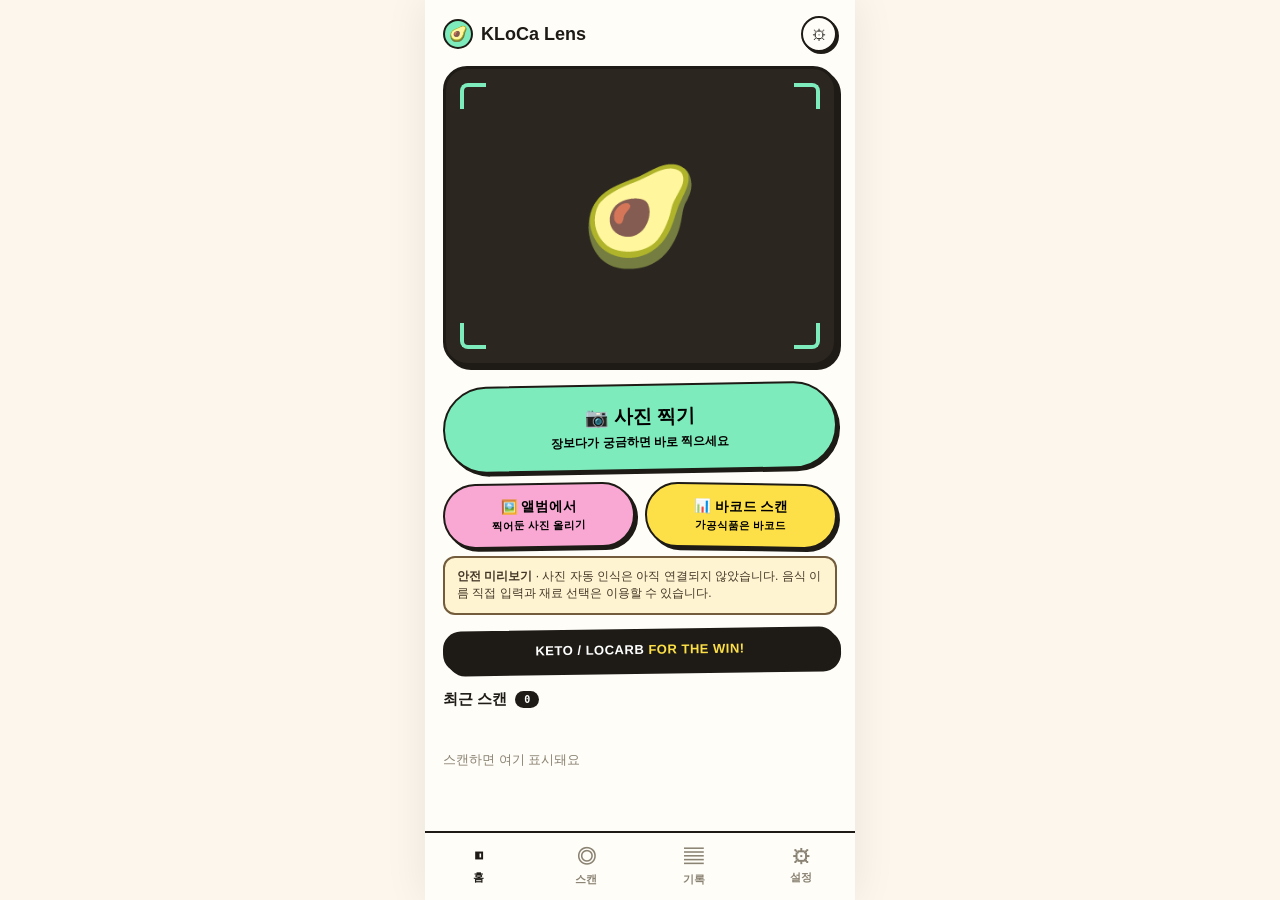
<file: index.html>
<!DOCTYPE html>
<html lang="ko">
<head>
<meta charset="UTF-8">
<meta name="viewport" content="width=device-width, initial-scale=1.0, viewport-fit=cover">
<title>KLoCa Lens v2 · SAFE PREVIEW</title>
<style>
  * { margin:0; padding:0; box-sizing:border-box; -webkit-tap-highlight-color:transparent; }
  :root { --ink:#1e1b16; --canvas:#fdf6ec; --mint:#7debbb; --teal:#14b8a6;
    --lemon:#fde047; --pink:#f9a8d4; --orange:#fb923c; --white:#fffdf8; }
  body { font-family:'Pretendard',-apple-system,'Apple SD Gothic Neo',sans-serif; background:var(--canvas); color:var(--ink); display:flex; justify-content:center; min-height:100vh; }
  .app { width:100%; max-width:430px; min-height:100vh; background:var(--white); position:relative; display:flex; flex-direction:column; box-shadow:0 0 40px rgba(30,27,22,.08); }
  .screen { display:none; flex:1; padding-bottom:20px; }
  .screen.on { display:block; }
  .hd { display:flex; align-items:center; justify-content:space-between; padding:16px 18px 10px; position:sticky; top:0; background:var(--white); z-index:5; }
  .logo { font-weight:900; font-size:18px; display:flex; align-items:center; gap:8px; }
  .logo .av { width:30px; height:30px; border-radius:50%; background:var(--mint); border:2px solid var(--ink); display:flex; align-items:center; justify-content:center; font-size:15px; }
  .iconbtn { width:36px; height:36px; border-radius:50%; background:var(--white); border:2px solid var(--ink); box-shadow:2px 2px 0 var(--ink); display:flex; align-items:center; justify-content:center; font-size:15px; }
  .pill { border:2px solid var(--ink); border-radius:999px; font-weight:800; box-shadow:3px 3px 0 var(--ink); font-family:inherit; }
  .pill:active { transform:translate(2px,2px); box-shadow:1px 1px 0 var(--ink); }
  .card { background:var(--white); border:2px solid var(--ink); border-radius:18px; box-shadow:4px 4px 0 var(--ink); }
  .mono { font-family:ui-monospace,SFMono-Regular,monospace; }
  .sec-h { margin:20px 18px 10px; font-weight:900; font-size:15px; display:flex; align-items:center; gap:8px; }
  .sec-h .tag { font-size:10px; background:var(--ink); color:#fff; border-radius:99px; padding:3px 9px; font-family:ui-monospace,monospace; }
  .tabbar { display:flex; border-top:2px solid var(--ink); background:var(--white); position:sticky; bottom:0; z-index:5; }
  .tabbar button { flex:1; background:none; border:0; padding:11px 0 13px; font-size:11px; font-weight:700; color:#8a8272; font-family:inherit; }
  .tabbar button.on { color:var(--ink); }
  .tabbar .ni { font-size:19px; display:block; margin-bottom:2px; }
  .toast { position:fixed; left:50%; bottom:90px; transform:translateX(-50%) rotate(-1deg); background:var(--ink); color:#fff; font-weight:800; font-size:14px; padding:12px 20px; border-radius:14px; opacity:0; transition:opacity .25s; pointer-events:none; z-index:99; white-space:nowrap; }
  .toast.show { opacity:1; }
  /* scan */
  .finder { margin:4px 18px 0; height:300px; border:3px solid var(--ink); border-radius:24px; background:#2b2620; position:relative; overflow:hidden; box-shadow:4px 4px 0 var(--ink); display:flex; align-items:center; justify-content:center; }
  .finder .big-e { font-size:96px; }
  .finder img.preview { position:absolute; inset:0; width:100%; height:100%; object-fit:cover; }
  .corner { position:absolute; width:26px; height:26px; border:4px solid var(--mint); z-index:2; }
  .c1{top:14px;left:14px;border-right:0;border-bottom:0;border-radius:8px 0 0 0;}
  .c2{top:14px;right:14px;border-left:0;border-bottom:0;border-radius:0 8px 0 0;}
  .c3{bottom:14px;left:14px;border-right:0;border-top:0;border-radius:0 0 0 8px;}
  .c4{bottom:14px;right:14px;border-left:0;border-top:0;border-radius:0 0 8px 0;}
  .bigcta { margin:18px 18px 0; background:var(--mint); padding:18px; font-size:19px; width:calc(100% - 36px); transform:rotate(-1deg); }
  .bigcta small { display:block; font-size:12px; font-weight:600; margin-top:4px; }
  .scanrow { display:flex; gap:10px; margin:12px 18px 0; }
  .scanrow button { flex:1; padding:13px 6px; font-size:13.5px; min-width:0; }
  .scanrow .alb { background:var(--pink); transform:rotate(-.8deg); }
  .scanrow .bc { background:var(--lemon); transform:rotate(.8deg); }
  .scanrow small { display:block; font-size:10.5px; font-weight:600; margin-top:3px; }
  .hscroll { display:flex; gap:12px; padding:2px 18px 8px; overflow-x:auto; }
  .mini { min-width:140px; padding:13px; cursor:pointer; }
  .mini .mf { font-size:32px; } .mini .mn { font-weight:800; font-size:13.5px; margin-top:6px; }
  .mini .mk { font-family:ui-monospace,monospace; font-size:11px; color:#5b5347; margin-top:3px; }
  .okbadge { display:inline-block; margin-top:8px; font-size:11px; font-weight:800; background:var(--ink); color:#fff; border-radius:99px; padding:3px 10px; }
  /* confirm */
  .confirm-t { margin:6px 18px 0; background:var(--lemon); padding:13px; text-align:center; font-weight:900; font-size:18px; transform:rotate(-1deg); }
  .confirm-t small { display:block; font-size:12px; font-weight:600; margin-top:4px; }
  .recog { margin:14px 18px 0; padding:22px 16px; text-align:center; transform:rotate(.7deg); }
  .recog .rf { font-size:70px; } .recog .rn2 { font-weight:900; font-size:31px; margin-top:8px; letter-spacing:-.5px; }
  .recog .rm { font-size:12px; color:#6b6257; margin-top:5px; }
  .recog img.rp { width:100%; height:150px; object-fit:cover; border:2px solid var(--ink); border-radius:12px; margin-bottom:8px; }
  .yes { margin:16px 18px 0; background:var(--mint); padding:17px; font-size:17px; width:calc(100% - 36px); transform:rotate(-.8deg); }
  .retake { margin:12px 18px 0; background:var(--white); padding:13px; font-size:14px; width:calc(100% - 36px); }
  .tinput { display:flex; gap:10px; margin:6px 18px 0; position:relative; }
  .tinput input { flex:1; border:2px solid var(--ink); border-radius:14px; padding:13px 14px; font-size:14px; font-family:inherit; box-shadow:3px 3px 0 var(--ink); outline:none; background:var(--white); min-width:0; }
  .tinput .tgo { background:var(--pink); padding:13px 22px; font-size:14px; white-space:nowrap; }
  .suggest { position:absolute; top:calc(100% + 6px); left:0; right:76px; background:var(--white); border:2px solid var(--ink); border-radius:14px; box-shadow:4px 4px 0 var(--ink); max-height:220px; overflow-y:auto; z-index:10; display:none; }
  .suggest.on { display:block; }
  .suggest div { padding:11px 14px; font-weight:700; font-size:14px; border-bottom:1px solid #eee5d5; cursor:pointer; display:flex; align-items:center; gap:10px; }
  .suggest div:last-child { border-bottom:0; }
  .note { margin:14px 18px 0; font-size:12px; color:#8a8272; text-align:center; }
  .chips { display:flex; flex-wrap:wrap; gap:9px; margin:8px 18px 0; }
  .chip { padding:10px 15px; font-size:13.5px; display:flex; align-items:center; gap:6px; }
  .chip .ce { font-size:17px; }
  /* result */
  .verdict { margin:6px 18px 0; padding:12px; text-align:center; font-weight:900; font-size:16px; transform:rotate(1.1deg); }
  .v-ok { background:var(--mint); } .v-mid { background:var(--lemon); } .v-warn { background:var(--orange); }
  .hero { margin:14px 18px 0; background:var(--lemon); padding:20px 16px; text-align:center; transform:rotate(-.8deg); }
  .hero .hk { font-size:12px; font-weight:800; letter-spacing:1px; }
  .hero .hv { font-family:ui-monospace,monospace; font-size:60px; font-weight:700; letter-spacing:-3px; margin:2px 0; }
  .hero .hv small { font-size:20px; letter-spacing:0; }
  .hero .hd2 { font-size:12px; color:#5b5347; font-weight:600; }
  .food { margin:14px 18px 0; padding:14px 16px; display:flex; align-items:center; gap:13px; }
  .food .fi { font-size:40px; } .food .fn { font-weight:900; font-size:20px; }
  .food .fm { font-family:ui-monospace,monospace; font-size:11px; color:#6b6257; margin-top:3px; }
  .nuts { display:grid; grid-template-columns:1fr 1fr 1fr; gap:10px; margin:14px 18px 0; }
  .nut { padding:11px 10px; }
  .nut .nk { font-size:10.5px; font-weight:700; color:#5b5347; }
  .nut .nv { font-family:ui-monospace,monospace; font-size:19px; font-weight:700; margin-top:2px; }
  .nut .nv small { font-size:11px; }
  .formula { margin:14px 18px 0; padding:11px 14px; background:var(--ink); color:#fff; border-radius:14px; font-family:ui-monospace,monospace; font-size:12px; text-align:center; }
  .formula b { color:var(--mint); }
  .rowbtns { display:flex; gap:11px; margin:16px 18px 0; }
  .rowbtns button { flex:1; padding:14px; font-size:14.5px; }
  .rowbtns .b1 { background:var(--white); }
  .rowbtns .b2 { background:var(--teal); color:#fff; }
  .golink { margin:12px 18px 0; background:var(--pink); padding:15px; font-size:15px; width:calc(100% - 36px); transform:rotate(-.7deg); }
  /* history */
  .week { margin:6px 18px 0; background:var(--teal); color:#fff; padding:16px; transform:rotate(.8deg); }
  .week .wk { font-size:11.5px; font-weight:800; letter-spacing:1px; opacity:.9; }
  .week .wv { font-family:ui-monospace,monospace; font-size:40px; font-weight:700; letter-spacing:-2px; margin:2px 0; }
  .week .wv small { font-size:15px; } .week .wd { font-size:12px; font-weight:600; opacity:.9; }
  .hlist { margin:4px 18px 0; display:flex; flex-direction:column; gap:11px; }
  .hitem { padding:12px 14px; display:flex; align-items:center; gap:12px; cursor:pointer; }
  .hitem .hf { font-size:30px; } .hitem .hn { font-weight:800; font-size:14px; }
  .hitem .hm { font-family:ui-monospace,monospace; font-size:10.5px; color:#6b6257; margin-top:2px; }
  .hitem .hs { margin-left:auto; text-align:right; }
  .hitem .hs .n { font-family:ui-monospace,monospace; font-size:20px; font-weight:700; }
  .badge { display:inline-block; font-size:10px; font-weight:800; border:2px solid var(--ink); border-radius:99px; padding:2px 9px; margin-top:4px; }
  .b-ok { background:var(--mint); } .b-mid { background:var(--lemon); } .b-warn { background:var(--orange); }
  .empty { text-align:center; color:#8a8272; font-size:13px; margin:30px 0; }
  /* pairings */
  .pair-t { margin:6px 18px 0; background:var(--pink); padding:13px 16px; text-align:center; font-weight:900; font-size:15.5px; transform:rotate(-1deg); }
  .pair-t small { display:block; font-size:11.5px; font-weight:600; margin-top:4px; }
  .pairs { display:flex; flex-direction:column; gap:11px; margin:12px 18px 0; }
  .pair { padding:13px 14px; display:flex; align-items:center; gap:12px; cursor:pointer; }
  .pair .pf { font-size:34px; } .pair .pn { font-weight:900; font-size:14.5px; }
  .pair .pw { font-size:11.5px; color:#5b5347; font-weight:600; margin-top:3px; }
  .pair .pk { margin-left:auto; font-family:ui-monospace,monospace; font-size:10.5px; background:var(--ink); color:#fff; border-radius:99px; padding:4px 10px; white-space:nowrap; }
  .recipe { margin:11px 18px 0; padding:14px; cursor:pointer; }
  .recipe .rn { font-weight:900; font-size:14.5px; }
  .recipe .rm { font-family:ui-monospace,monospace; font-size:11px; color:#3f3a32; margin-top:5px; }
  .recipe .ri { font-size:12px; font-weight:600; margin-top:7px; color:#3f3a32; }
  .go { margin:14px 18px 0; background:var(--orange); padding:16px; font-size:15.5px; width:calc(100% - 36px); transform:rotate(-1deg); }
  .glist { margin:10px 18px 0; padding:12px 14px; font-size:13px; font-weight:600; }
  .glist div { padding:5px 0; border-bottom:1px dashed #e5dcc8; display:flex; justify-content:space-between; }
  .glist div:last-child { border:0; }
  .hidden { display:none !important; }
</style>
</head>
<body>
<div class="app">

  <!-- 1 SCAN -->
  <section id="s-scan" class="screen on">
    <div class="hd"><div class="logo"><span class="av">🥑</span>KLoCa Lens</div><div class="iconbtn">⚙</div></div>
    <div class="finder" id="finderBox">
      <span class="corner c1"></span><span class="corner c2"></span><span class="corner c3"></span><span class="corner c4"></span>
      <span class="big-e">🥑</span>
    </div>
    <button class="pill bigcta" id="btnPhoto">📷 사진 찍기<small>장보다가 궁금하면 바로 찍으세요</small></button>
    <div class="scanrow">
      <button class="pill alb" id="btnAlbum">🖼️ 앨범에서<small>찍어둔 사진 올리기</small></button>
      <button class="pill bc" id="btnBarcode">📊 바코드 스캔<small>가공식품은 바코드</small></button>
    </div>
    <input type="file" id="fileInput" accept="image/*" class="hidden">
<div id="lensSafetyNotice" role="note" style="font-size:12px;line-height:1.45;margin:8px 18px;padding:10px 12px;background:#fff4d2;border:2px solid #725c3b;border-radius:12px;color:#443727"><strong>안전 미리보기</strong> · 사진 자동 인식은 아직 연결되지 않았습니다. 음식 이름 직접 입력과 재료 선택은 이용할 수 있습니다.</div>
    <div class="card" style="margin:14px 18px 0;background:var(--ink);color:#fff;padding:11px;text-align:center;font-weight:900;font-size:13px;transform:rotate(-.8deg);letter-spacing:.5px;">KETO / LOCARB <span style="color:var(--lemon)">FOR THE WIN!</span></div>
    <div class="sec-h">최근 스캔 <span class="tag" id="recentTag">0</span></div>
    <div class="hscroll" id="recentRow"></div>
  </section>

  <!-- 2 CONFIRM -->
  <section id="s-confirm" class="screen">
    <div class="hd"><div class="logo"><span class="av">🥑</span>KLoCa Lens</div><div class="iconbtn" data-go="s-scan">✕</div></div>
    <div class="card confirm-t">이게 맞나요?<small>인식된 재료가 맞는지 확인해주세요</small></div>
    <div class="card recog" id="recogCard">
      <div class="rf" id="recogEmoji">🥑</div>
      <div class="rn2" id="recogName">아보카도</div>
      <div class="rm mono" id="recogSrc">직접 선택</div>
    </div>
    <button class="pill yes" id="btnYes">맞아요 →</button>
    <button class="pill retake" data-go="s-scan">📷 다시 찍기</button>
    <div class="sec-h">빠른 선택 <span class="tag">tap</span></div>
    <div class="chips" id="quickChips"></div>
    <div class="sec-h">직접 입력</div>
    <div class="tinput">
      <input id="nameInput" placeholder="예: 방울토마토 1팩" autocomplete="off">
      <button class="pill tgo" id="btnTyped">입력</button>
      <div class="suggest" id="suggest"></div>
    </div>
    <div class="note">사진을 찍으면 자동으로 인식해요 📷</div>
  </section>

  <!-- 3 RESULT -->
  <section id="s-result" class="screen">
    <div class="hd"><div class="logo"><span class="av">🥑</span>KLoCa Lens</div><div class="iconbtn" data-go="s-scan">✕</div></div>
    <div class="card verdict" id="verdictBox">✅ KETO OK</div>
    <div class="card hero">
      <div class="hk">순탄수화물 (NET CARBS)</div>
      <div class="hv"><span id="heroNc">2</span><small>g</small></div>
      <div class="hd2" id="heroSub">100g 기준</div>
    </div>
    <div class="card food">
      <div class="fi" id="foodEmoji">🥑</div>
      <div><div class="fn" id="foodName">아보카도</div><div class="fm mono" id="foodMeta"></div></div>
    </div>
    <div class="nuts" id="nutGrid"></div>
    <div class="formula" id="formulaBar"></div>
    <div class="rowbtns">
      <button class="pill b1" data-go="s-scan">다시</button>
      <button class="pill b2" id="btnSave">기록 저장</button>
    </div>
    <button class="pill golink" id="btnPair">🤝 찰떡 조합 보기 →</button>
  </section>

  <!-- 4 HISTORY -->
  <section id="s-history" class="screen">
    <div class="hd"><div class="logo"><span class="av">🥑</span>KLoCa Lens</div><div class="iconbtn">⚙</div></div>
    <div class="card week">
      <div class="wk">이번 주 평균 순탄수화물</div>
      <div class="wv"><span id="weekAvg">–</span><small>g /회</small></div>
      <div class="wd" id="weekSub">스캔 기록이 없어요</div>
    </div>
    <div class="sec-h">스캔 기록 <span class="tag" id="histTag">0</span></div>
    <div class="hlist" id="histList"></div>
    <div class="sec-h">🛒 조합 장바구니 <span class="tag" id="cartTag">0</span></div>
    <div class="card glist" id="cartList"><div class="empty" style="margin:6px 0">비어 있어요</div></div>
  </section>

  <!-- 5 PAIRINGS -->
  <section id="s-pair" class="screen">
    <div class="hd"><div class="logo"><span class="av">🥑</span>KLoCa Lens</div><div class="iconbtn" data-go="s-result">✕</div></div>
    <div class="card pair-t" id="pairTitle">🥑 아보카도와 찰떡궁합<small>함께 먹으면 영양이 보충돼요</small></div>
    <div class="pairs" id="pairList"></div>
    <div class="sec-h">이 재료들로 만드는 레시피 <span class="tag" id="recipeTag">0</span></div>
    <div id="recipeList"></div>
    <button class="pill go" id="btnCart">🛒 조합 장바구니에 담기</button>
  </section>

  <nav class="tabbar">
    <button data-go="s-scan" class="on"><span class="ni">◧</span>홈</button>
    <button data-go="s-scan"><span class="ni">◎</span>스캔</button>
    <button data-go="s-history"><span class="ni">▤</span>기록</button>
    <button><span class="ni">⚙</span>설정</button>
  </nav>
</div>
<div class="toast" id="toast"></div>
<script>
"use strict";
/* ============ FOOD DB (per 100g, local / offline) ============
   n:이름 e:이모지 k:kcal c:탄수화물 df:식이섬유 ft:지방 p:단백질 s:1회분량 tags */
const FOODS = [
{id:'avo',n:'아보카도',e:'🥑',k:160,c:9,df:7,ft:15,p:2,s:'1개(100g)',tags:['fat','fiber']},
{id:'chicken',n:'닭가슴살',e:'🍗',k:110,c:0,df:0,ft:1,p:23,s:'100g',tags:['protein']},
{id:'salmon',n:'연어',e:'🍣',k:208,c:0,df:0,ft:13,p:20,s:'100g',tags:['protein','omega3']},
{id:'tuna',n:'참치회',e:'🐟',k:132,c:0,df:0,ft:1,p:28,s:'100g',tags:['protein']},
{id:'egg',n:'달걀',e:'🥚',k:155,c:1.1,df:0,ft:11,p:13,s:'1개(50g)',tags:['protein']},
{id:'beef',n:'소고기 등심',e:'🥩',k:250,c:0,df:0,ft:15,p:26,s:'100g',tags:['protein']},
{id:'pork',n:'돼지 삼겹살',e:'🥓',k:518,c:0,df:0,ft:53,p:9,s:'100g',tags:['protein','fat']},
{id:'bacon',n:'베이컨',e:'🥓',k:541,c:1.4,df:0,ft:42,p:37,s:'100g',tags:['protein','fat']},
{id:'chickenleg',n:'닭다리살',e:'🍗',k:177,c:0,df:0,ft:8,p:20,s:'100g',tags:['protein']},
{id:'duck',n:'오리고기',e:'🦆',k:337,c:0,df:0,ft:28,p:19,s:'100g',tags:['protein','fat']},
{id:'tofu',n:'두부',e:'🍢',k:76,c:1.9,df:0.3,ft:4.8,p:8,s:'100g',tags:['protein']},
{id:'greek',n:'그릭요거트',e:'🍦',k:97,c:3.6,df:0,ft:5,p:9,s:'100g',tags:['protein']},
{id:'broc',n:'브로콜리',e:'🥦',k:34,c:6.6,df:2.6,ft:0.4,p:2.8,s:'100g',tags:['fiber']},
{id:'spinach',n:'시금치',e:'🥬',k:23,c:3.6,df:2.2,ft:0.4,p:2.9,s:'100g',tags:['fiber']},
{id:'lettuce',n:'양상추',e:'🥬',k:15,c:2.9,df:1.3,ft:0.2,p:1.4,s:'100g',tags:['fiber']},
{id:'cucumber',n:'오이',e:'🥒',k:15,c:3.6,df:0.5,ft:0.1,p:0.7,s:'100g',tags:['fiber']},
{id:'tomato',n:'토마토',e:'🍅',k:18,c:3.9,df:1.2,ft:0.2,p:0.9,s:'100g',tags:['fiber']},
{id:'mush1',n:'양송이버섯',e:'🍄',k:22,c:3.3,df:1,ft:0.3,p:3.1,s:'100g',tags:['fiber','protein']},
{id:'mush2',n:'새송이버섯',e:'🍄',k:35,c:6,df:2.5,ft:0.5,p:2.5,s:'100g',tags:['fiber']},
{id:'paprika',n:'파프리카',e:'🫑',k:31,c:6,df:2.1,ft:0.3,p:1,s:'100g',tags:['fiber']},
{id:'carrot',n:'당근',e:'🥕',k:41,c:9.6,df:2.8,ft:0.2,p:0.9,s:'1개(60g)',tags:['fiber']},
{id:'onion',n:'양파',e:'🧅',k:40,c:9.3,df:1.7,ft:0.1,p:1.1,s:'1/2개(100g)',tags:['fiber']},
{id:'zucchini',n:'애호박',e:'🥒',k:17,c:3.1,df:1,ft:0.3,p:1.2,s:'100g',tags:['fiber']},
{id:'eggplant',n:'가지',e:'🍆',k:25,c:5.9,df:3,ft:0.2,p:1,s:'100g',tags:['fiber']},
{id:'cabbage',n:'양배추',e:'🥬',k:25,c:5.8,df:2.5,ft:0.1,p:1.3,s:'100g',tags:['fiber']},
{id:'cauli',n:'콜리플라워',e:'🥦',k:25,c:5,df:2,ft:0.3,p:1.9,s:'100g',tags:['fiber']},
{id:'aspara',n:'아스파라거스',e:'🌱',k:20,c:3.9,df:2.1,ft:0.1,p:2.2,s:'100g',tags:['fiber']},
{id:'celery',n:'샐러리',e:'🥬',k:16,c:3,df:1.6,ft:0.2,p:0.7,s:'100g',tags:['fiber']},
{id:'radish',n:'무',e:'🥗',k:18,c:4,df:1.6,ft:0.1,p:0.6,s:'100g',tags:['fiber']},
{id:'napa',n:'배추',e:'🥬',k:13,c:2.4,df:1.2,ft:0.1,p:1.5,s:'100g',tags:['fiber']},
{id:'perilla',n:'깻잎',e:'🌿',k:27,c:4.4,df:3.4,ft:0.6,p:3.7,s:'100g',tags:['fiber']},
{id:'straw',n:'딸기',e:'🍓',k:32,c:7.7,df:2,ft:0.3,p:0.7,s:'100g',tags:['fiber']},
{id:'blueb',n:'블루베리',e:'🫐',k:57,c:14.5,df:2.4,ft:0.3,p:0.7,s:'100g',tags:[]},
{id:'rasp',n:'라즈베리',e:'🍇',k:52,c:11.9,df:6.5,ft:0.7,p:1.2,s:'100g',tags:['fiber']},
{id:'oliveoil',n:'올리브오일',e:'🫒',k:884,c:0,df:0,ft:100,p:0,s:'1큰술(15ml)',tags:['fat']},
{id:'butter',n:'버터',e:'🧈',k:717,c:0.1,df:0,ft:81,p:0.9,s:'10g',tags:['fat']},
{id:'almond',n:'아몬드',e:'🌰',k:579,c:21.6,df:12.5,ft:49.9,p:21.2,s:'30g',tags:['fat','protein','fiber']},
{id:'walnut',n:'호두',e:'🌰',k:654,c:13.7,df:6.7,ft:65.2,p:15.2,s:'30g',tags:['fat','omega3']},
{id:'peanut',n:'땅콩',e:'🥜',k:567,c:16.1,df:8.5,ft:49.2,p:25.8,s:'30g',tags:['fat','protein']},
{id:'macadamia',n:'마카다미아',e:'🌰',k:718,c:13.8,df:8.6,ft:75.8,p:7.9,s:'30g',tags:['fat']},
{id:'chia',n:'치아시드',e:'🌱',k:486,c:42.1,df:34.4,ft:30.7,p:16.5,s:'15g',tags:['fiber','fat','protein']},
{id:'cocoiloil',n:'코코넛오일',e:'🥥',k:862,c:0,df:0,ft:100,p:0,s:'1큰술(15ml)',tags:['fat']},
{id:'perillaoil',n:'들기름',e:'🌿',k:884,c:0,df:0,ft:100,p:0,s:'1큰술(15ml)',tags:['fat','omega3']},
{id:'rice',n:'흰쌀밥',e:'🍚',k:130,c:28,df:0.4,ft:0.3,p:2.7,s:'1공기(200g)',tags:[]},
{id:'bread',n:'식빵',e:'🍞',k:265,c:49,df:2.7,ft:4.2,p:9,s:'1장(40g)',tags:[]},
{id:'ramen',n:'라면',e:'🍜',k:446,c:64,df:3,ft:18,p:10,s:'1봉(120g)',tags:[]},
{id:'banana',n:'바나나',e:'🍌',k:89,c:22.8,df:2.6,ft:0.3,p:1.1,s:'1개(100g)',tags:[]},
{id:'apple',n:'사과',e:'🍎',k:52,c:13.8,df:2.4,ft:0.2,p:0.3,s:'1개(200g)',tags:[]},
{id:'sweetpot',n:'고구마',e:'🍠',k:86,c:20.1,df:3,ft:0.1,p:1.6,s:'1개(150g)',tags:['fiber']},
{id:'potato',n:'감자',e:'🥔',k:77,c:17.5,df:2.2,ft:0.1,p:2,s:'1개(150g)',tags:[]},
{id:'tteok',n:'떡',e:'🍡',k:230,c:52,df:1,ft:0.5,p:4,s:'100g',tags:[]},
{id:'noodle',n:'국수',e:'🍜',k:350,c:72,df:3,ft:1.5,p:12,s:'100g(건면)',tags:[]},
{id:'cheddar',n:'체다치즈',e:'🧀',k:402,c:3.4,df:0,ft:33,p:25,s:'30g',tags:['protein','fat']},
{id:'mozza',n:'모짜렐라',e:'🧀',k:280,c:3.1,df:0,ft:17,p:28,s:'30g',tags:['protein','fat']},
{id:'cream',n:'생크림',e:'🥛',k:340,c:2.8,df:0,ft:36,p:2.9,s:'30ml',tags:['fat']},
{id:'milk',n:'우유',e:'🥛',k:60,c:4.5,df:0,ft:3.2,p:3.2,s:'200ml',tags:[]},
{id:'soymilk',n:'두유',e:'🥛',k:54,c:5,df:1,ft:2.5,p:3.5,s:'200ml',tags:['protein']},
{id:'kimchi',n:'배추김치',e:'🥬',k:20,c:3.5,df:2,ft:0.3,p:1.5,s:'50g',tags:['fiber']},
{id:'doenjang',n:'된장',e:'🍲',k:200,c:12,df:6,ft:6,p:12,s:'20g',tags:['protein','fiber']},
{id:'ganjang',n:'간장',e:'🧂',k:60,c:5,df:1,ft:0.1,p:8,s:'10ml',tags:[]},
{id:'gochujang',n:'고추장',e:'🌶️',k:230,c:48,df:4,ft:2,p:5,s:'20g',tags:[]},
{id:'mayo',n:'마요네즈',e:'🥚',k:680,c:0.6,df:0,ft:75,p:1,s:'15g',tags:['fat']},
{id:'pbutter',n:'땅콩버터',e:'🥜',k:588,c:20,df:6,ft:50,p:25,s:'20g(무가당)',tags:['fat','protein']},
{id:'darkchoc',n:'다크초콜릿 85%',e:'🍫',k:600,c:22,df:11,ft:43,p:8,s:'20g',tags:['fat','fiber']},
{id:'saury',n:'꽁치',e:'🐟',k:210,c:0,df:0,ft:13,p:20,s:'100g',tags:['protein','omega3']},
{id:'mackerel',n:'고등어',e:'🐟',k:190,c:0,df:0,ft:12,p:19,s:'100g',tags:['protein','omega3']},
{id:'shrimp',n:'새우',e:'🦐',k:99,c:0.2,df:0,ft:0.3,p:24,s:'100g',tags:['protein']},
{id:'squid',n:'오징어',e:'🦑',k:92,c:3.1,df:0,ft:1.4,p:15.6,s:'100g',tags:['protein']},
];
const byId = id => FOODS.find(f=>f.id===id);
const nc = f => Math.round((f.c - f.df)*10)/10; // 순탄수화물
function verdict(ncv){ if(ncv<=5) return {t:'✅ KETO OK — 안심하고 담으세요',c:'v-ok',b:'b-ok',s:'KETO OK'}; if(ncv<=10) return {t:'😐 보통 — 양을 조절하세요',c:'v-mid',b:'b-mid',s:'보통'}; return {t:'⚠️ 주의 — 순탄수가 높아요',c:'v-warn',b:'b-warn',s:'주의'}; }

/* ============ RECIPES (local / premade) ============ */
const RECIPES = [
{id:'r1',n:'아보카도 연어 샐러드',e:'🥗',f:[['avo',50],['salmon',100],['oliveoil',10]],t:'10분',d:'아보카도 1/2 + 연어 100g + 올리브오일·레몬즙'},
{id:'r2',n:'아보카도 에그 보트',e:'🍳',f:[['avo',70],['egg',50]],t:'15분',d:'아보카도 반쪽에 달걀을 깨 넣고 오븐에'},
{id:'r3',n:'연어 스테이크',e:'🍣',f:[['salmon',150],['butter',10],['aspara',80]],t:'20분',d:'연어 150g + 아스파라거스 + 버터'},
{id:'r4',n:'닭가슴살 샐러드',e:'🥗',f:[['chicken',120],['lettuce',60],['tomato',50],['oliveoil',10]],t:'15분',d:'닭가슴살 120g + 양상추·토마토 + 올리브오일'},
{id:'r5',n:'삼겹살 상추쌈',e:'🥬',f:[['pork',150],['lettuce',40],['perilla',10],['kimchi',30]],t:'25분',d:'삼겹살 150g + 상추·깻잎·김치'},
{id:'r6',n:'버섯 버터구이',e:'🍄',f:[['mush1',120],['butter',10]],t:'10분',d:'양송이 120g + 버터 한 조각'},
{id:'r7',n:'두부 스테이크',e:'🍢',f:[['tofu',200],['mush1',60]],t:'15분',d:'두부 한 모 + 양송이 + 간장 살짝'},
{id:'r8',n:'새우 아보카도 샐러드',e:'🥗',f:[['shrimp',100],['avo',50]],t:'12분',d:'새우 100g + 아보카도 1/2'},
{id:'r9',n:'김치 계란말이',e:'🍳',f:[['egg',100],['kimchi',30]],t:'10분',d:'달걀 2개 + 김치 30g 다져서'},
{id:'r10',n:'고등어 구이',e:'🐟',f:[['mackerel',150],['radish',60]],t:'20분',d:'고등어 한 마리 + 무즙'},
{id:'r11',n:'치즈 오믈렛',e:'🧀',f:[['egg',100],['cheddar',20],['butter',5]],t:'10분',d:'달걀 2개 + 체다치즈 + 버터'},
{id:'r12',n:'아몬드 요거트 볼',e:'🍦',f:[['greek',150],['almond',15],['blueb',30]],t:'5분',d:'그릭요거트 + 아몬드 + 블루베리'},
];
function recipeStats(r){ let k=0,c=0,df=0; r.f.forEach(([id,g])=>{ const f=byId(id); if(!f) return; k+=f.k*g/100; c+=f.c*g/100; df+=f.df*g/100; }); return {k:Math.round(k), nc:Math.round((c-df)*10)/10}; }
const recipesFor = fid => RECIPES.filter(r=>r.f.some(([id])=>id===fid));

/* ============ PAIRING ENGINE (rule-based, local) ============
   영양 빈틈(단백질/지방/식이섬유)을 계산 → DB에서 보충 식품을 고름.
   LLM 없이 "스마트한" 제안을 만드는 프리메이드 로직. */
const GAP_LABEL = {protein:'단백질', fat:'지방', fiber:'식이섬유'};
const gaps = f => { const g=[]; if(f.p<8) g.push('protein'); if(f.ft<10) g.push('fat'); if(f.df<2) g.push('fiber'); return g; };
function pairings(f){
  const gs = gaps(f);
  if(!gs.length) return [];
  const cands = FOODS.filter(x=>x.id!==f.id && nc(x)<=6 && gs.some(g=>x.tags.includes(g)));
  cands.sort((a,b)=>{
    const sa=gs.filter(g=>a.tags.includes(g)).length, sb=gs.filter(g=>b.tags.includes(g)).length;
    return (sb-sa) || (nc(a)-nc(b));
  });
  return cands.slice(0,3).map(x=>{
    const g = gs.find(g=>x.tags.includes(g));
    let why = `${f.n}에 부족한 ${GAP_LABEL[g]} 보충`;
    if(x.tags.includes('omega3')) why += ' · 오메가3 시너지';
    const bonus = g==='protein' ? `단백질 +${Math.round(x.p)}g` : g==='fat' ? `지방 +${Math.round(x.ft)}g` : `식이섬유 +${Math.round(x.df)}g`;
    return {food:x, why, bonus};
  });
}

/* ============ PHOTO RECOGNITION - SECURE PREVIEW ============
 * Browser never contains a provider API key. The Vercel/Cloudflare server-side
 * endpoint is deliberately OFF until secret rotation, authentication and durable
 * per-client rate-limiting have been configured and audited.
 * No paid API calls are made by this preview.
 */
const VISION_PROXY_ENABLED = false;
async function recognizePhotoOnline(dataUrl, mime){
  if (!VISION_PROXY_ENABLED) return null;
  if (mime !== 'image/jpeg' || !/^data:image\/jpeg;base64,/.test(dataUrl)) return null;
  const image = dataUrl.split(',')[1];
  if (!image || image.length > 1_600_000) return null;
  try {
    const controller=new AbortController();
    const cutoff=setTimeout(()=>controller.abort(), 10000);
    try {
      const response = await fetch('/api/recognize', {
        method:'POST', headers:{'Content-Type':'application/json'},
        credentials:'same-origin', signal:controller.signal,
        body:JSON.stringify({image,mime})
      });
      if (!response.ok) return null;
      const value=await response.json();
      return typeof value.name==='string' && value.name.length<=64 ? value.name.trim() : null;
    } finally { clearTimeout(cutoff); }
  } catch(e){return null;}
}
const BARCODES = {}; // 바코드→foodId 매핑 (확보되는 대로 추가)

/* ============ APP STATE ============ */
let current = null, pendingPhoto = null;
const $ = id => document.getElementById(id);
const store = {
  get:(k,d)=>{ try{ const v=localStorage.getItem(k); return v?JSON.parse(v):d; }catch(e){ return d; } },
  set:(k,v)=>{ try{ localStorage.setItem(k,JSON.stringify(v)); }catch(e){} }
};
function go(id){
  document.querySelectorAll('.screen').forEach(s=>s.classList.remove('on'));
  $(id).classList.add('on');
  document.querySelectorAll('.tabbar button').forEach(b=>b.classList.toggle('on', b.dataset.go===id));
  window.scrollTo(0,0);
}
document.addEventListener('click', e=>{ const t=e.target.closest('[data-go]'); if(t) go(t.dataset.go); });
let toastT;
function toast(m){ const el=$('toast'); el.textContent=m; el.classList.add('show'); clearTimeout(toastT); toastT=setTimeout(()=>el.classList.remove('show'),1800); }
const fmtT = t => { const d=new Date(t); return `${d.getMonth()+1}-${d.getDate()} ${String(d.getHours()).padStart(2,'0')}:${String(d.getMinutes()).padStart(2,'0')}`; };

/* ---- confirm ---- */
function selectFood(id, src){
  current = byId(id); if(!current) return; $('btnYes').disabled=false;
  $('recogEmoji').textContent = current.e;
  $('recogName').textContent = current.n;
  $('recogSrc').textContent = src;
  const old = document.querySelector('#recogCard .rp'); if(old) old.remove();
  if(pendingPhoto){ const img=document.createElement('img'); img.className='rp'; img.src=pendingPhoto; $('recogCard').prepend(img); }
  go('s-confirm');
}
const nameInput=$('nameInput'), suggest=$('suggest');
nameInput.addEventListener('input', ()=>{
  const q=nameInput.value.trim();
  if(q.length<1){ suggest.classList.remove('on'); return; }
  const ms=FOODS.filter(f=>f.n.includes(q)).slice(0,6);
  suggest.innerHTML = ms.length ? ms.map(f=>`<div data-id="${f.id}">${f.e} ${f.n} <span class="mono" style="color:#8a8272;font-size:11px">순탄수 ${nc(f)}g</span></div>`).join('') : '<div>결과 없음 — 그래도 입력 버튼을 눌러봐</div>';
  suggest.classList.add('on');
});
suggest.addEventListener('click', e=>{
  const d=e.target.closest('div[data-id]'); if(!d) return;
  selectFood(d.dataset.id,'직접 입력'); suggest.classList.remove('on'); nameInput.value='';
});
$('btnTyped').addEventListener('click', ()=>{
  const q=nameInput.value.trim(); if(!q) return;
  const f=FOODS.find(f=>f.n===q)||FOODS.filter(f=>f.n.includes(q))[0];
  if(f){ selectFood(f.id,'직접 입력'); } else { toast('DB에 없어요. 가장 비슷한 걸 골라줘'); }
  suggest.classList.remove('on'); nameInput.value='';
});
$('btnYes').addEventListener('click', ()=>{
  if(current){ renderResult(current); go('s-result'); }
  else { toast('음식을 먼저 입력해줘'); setTimeout(()=>nameInput.focus(),300); }
});

/* ---- photo / album / barcode ---- */
$('fileInput').addEventListener('change', e=>{
  const file=e.target.files[0]; if(!file) return;
  const rd=new FileReader();
  rd.onload=()=>{
    const img=new Image();
    img.onload=()=>{
      const max=1024, sc=Math.min(1, max/Math.max(img.width,img.height));
      const cv=document.createElement('canvas');
      cv.width=Math.round(img.width*sc); cv.height=Math.round(img.height*sc);
      cv.getContext('2d').drawImage(img,0,0,cv.width,cv.height);
      const dataUrl=cv.toDataURL('image/jpeg',0.82);
      pendingPhoto=dataUrl; current=null; $('btnYes').disabled=true;
      $('recogEmoji').textContent='🔍'; $('recogName').textContent=VISION_PROXY_ENABLED?'인식 중...':'사진 미리보기';
      $('recogSrc').textContent=VISION_PROXY_ENABLED?'사진을 분석하고 있어요':'AI 자동 인식 미연결 · 직접 선택 가능';
      const old=document.querySelector('#recogCard .rp'); if(old) old.remove();
      const pv=document.createElement('img'); pv.className='rp'; pv.src=dataUrl; $('recogCard').prepend(pv);
      go('s-confirm');
      recognizePhotoOnline(dataUrl,'image/jpeg').then(name=>{
        if(name){
          const f=FOODS.find(f=>f.n===name)||FOODS.filter(f=>f.n.includes(name)||name.includes(f.n))[0];
          if(f){ selectFood(f.id,'사진 인식'); toast('인식됨: '+f.n); }
          else { $('recogEmoji').textContent='📷'; $('recogName').textContent=name; $('recogSrc').textContent='DB에 없어요. 아래에서 골라주세요'; }
        } else {
          $('recogEmoji').textContent='📷'; $('recogName').textContent=VISION_PROXY_ENABLED?'인식에 실패했어요':'AI 자동 인식이 미연결입니다';
          $('recogSrc').textContent='아래에서 직접 입력하거나 선택하세요';
        }
      });
    };
    img.src=rd.result;
  };
  rd.readAsDataURL(file); e.target.value='';
});
$('btnPhoto').addEventListener('click', ()=>$('fileInput').click());
$('btnAlbum').addEventListener('click', ()=>$('fileInput').click());
$('btnBarcode').addEventListener('click', ()=>{
  const code=prompt('바코드 번호를 입력하세요');
  if(!code) return;
  const id=BARCODES[code.trim()];
  if(id){ selectFood(id,'바코드 인식'); }
  else { toast('등록되지 않은 바코드예요'); pendingPhoto=null; current=null;
    $('recogEmoji').textContent='📷'; $('recogName').textContent='바코드를 못 찾았어요';
    $('recogSrc').textContent='아래에서 직접 입력하거나 선택하세요';
    go('s-confirm'); setTimeout(()=>nameInput.focus(),300); }
});

/* ---- result ---- */
function renderResult(f){
  const v=verdict(nc(f));
  const vb=$('verdictBox'); vb.className='card verdict '+v.c; vb.textContent=v.t;
  $('heroNc').textContent=nc(f);
  $('heroSub').textContent=f.s+' 기준 · 로컬 DB';
  $('foodEmoji').textContent=f.e; $('foodName').textContent=f.n;
  $('foodMeta').textContent=fmtT(Date.now())+' · 로컬 DB';
  const tiles=[['칼로리',f.k,'kcal'],['탄수화물',f.c,'g'],['식이섬유',f.df,'g'],['지방',f.ft,'g'],['단백질',f.p,'g'],['순탄수화물',nc(f),'g']];
  const bgs=['var(--pink)','var(--white)','var(--orange)','var(--white)','var(--mint)','var(--lemon)'];
  $('nutGrid').innerHTML=tiles.map((t,i)=>`<div class="card nut" style="background:${bgs[i]};transform:rotate(${i%2?1:-1}deg)"><div class="nk">${t[0]}</div><div class="nv">${t[1]}<small>${t[2]}</small></div></div>`).join('');
  $('formulaBar').innerHTML=`순탄수화물 = 탄수화물 <b>${f.c}g</b> − 식이섬유 <b>${f.df}g</b>`;
}
$('btnSave').addEventListener('click', ()=>{
  if(!current) return;
  const h=store.get('lens_hist_v2',[]); h.push({id:current.id,t:Date.now()}); store.set('lens_hist_v2',h);
  renderHistory(); toast('기록에 저장했어요'); pendingPhoto=null;
});
$('btnPair').addEventListener('click', ()=>{ if(current){ renderPairings(current); go('s-pair'); } });

/* ---- pairings ---- */
function renderPairings(f){
  $('pairTitle').innerHTML=`${f.e} ${f.n}와 찰떡궁합<small>함께 먹으면 영양이 보충돼요</small>`;
  const ps=pairings(f);
  $('pairList').innerHTML = ps.length ? ps.map((p,i)=>`
    <div class="card pair" data-id="${p.food.id}" style="transform:rotate(${i%2?0.8:-0.8}deg);background:${i%2?'var(--lemon)':'var(--white)'}">
      <div class="pf">${p.food.e}</div>
      <div><div class="pn">${p.food.n}</div><div class="pw">${p.why}</div></div>
      <div class="pk">${p.bonus}</div>
    </div>`).join('') : '<div class="empty">이 식품은 영양이 꽉 찼어요. 단독으로 충분해요 💪</div>';
  const rs=recipesFor(f.id);
  $('recipeTag').textContent=rs.length;
  $('recipeList').innerHTML=rs.map((r,i)=>{ const st=recipeStats(r); return `
    <div class="card recipe" style="transform:rotate(${i%2?0.7:-0.7}deg);background:${i%2?'var(--white)':'var(--mint)'}">
      <div class="rn">${r.e} ${r.n}</div>
      <div class="rm">${r.t} · 순탄수 ${st.nc}g · ${st.k}kcal</div>
      <div class="ri">${r.d}</div>
    </div>`; }).join('');
}
$('pairList').addEventListener('click', e=>{
  const d=e.target.closest('.pair[data-id]'); if(d) selectFood(d.dataset.id,'조합에서 선택');
});
$('btnCart').addEventListener('click', ()=>{
  if(!current) return;
  const cart=store.get('lens_cart_v2',[]);
  if(!cart.includes(current.id)) cart.push(current.id);
  pairings(current).forEach(p=>{ if(!cart.includes(p.food.id)) cart.push(p.food.id); });
  store.set('lens_cart_v2',cart); renderHistory(); toast('장바구니에 담았어요 🛒');
});

/* ---- history ---- */
function renderHistory(){
  const h=store.get('lens_hist_v2',[]);
  const week=h.filter(x=>Date.now()-x.t<7*864e5);
  $('weekAvg').textContent = week.length ? (week.reduce((s,x)=>s+nc(byId(x.id)),0)/week.length).toFixed(1) : '–';
  $('weekSub').textContent = week.length ? `총 ${week.length}회 스캔 · 키토 유지 중 🥑` : '스캔 기록이 없어요';
  $('histTag').textContent=h.length;
  $('histList').innerHTML = h.length ? [...h].reverse().map(x=>{ const f=byId(x.id); const v=verdict(nc(f)); return `
    <div class="card hitem" data-id="${f.id}">
      <div class="hf">${f.e}</div>
      <div><div class="hn">${f.n}</div><div class="hm">${fmtT(x.t)}</div></div>
      <div class="hs"><div class="n">${nc(f)}g</div><span class="badge ${v.b}">${v.s}</span></div>
    </div>`; }).join('') : '<div class="empty">아직 기록이 없어요. 스캔해보세요 📷</div>';
  const cart=store.get('lens_cart_v2',[]);
  $('cartTag').textContent=cart.length;
  $('cartList').innerHTML = cart.length ? cart.map(id=>{ const f=byId(id); return `<div><span>${f.e} ${f.n}</span><span class="mono">${nc(f)}g</span></div>`; }).join('') : '<div class="empty" style="margin:6px 0">비어 있어요</div>';
  const recent=[...h].reverse().slice(0,4);
  $('recentTag').textContent=h.length;
  $('recentRow').innerHTML = recent.length ? recent.map(x=>{ const f=byId(x.id); const v=verdict(nc(f)); return `
    <div class="card mini" data-id="${f.id}" style="background:${v.c==='v-ok'?'var(--lemon)':'var(--white)'};transform:rotate(-1.5deg)">
      <div class="mf">${f.e}</div><div class="mn">${f.n}</div><div class="mk">순탄수 ${nc(f)}g</div><span class="okbadge">${v.s}</span>
    </div>`; }).join('') : '<div class="empty">스캔하면 여기 표시돼요</div>';
}
document.addEventListener('click', e=>{
  const d=e.target.closest('.hitem[data-id],.mini[data-id]');
  if(d){ current=byId(d.dataset.id); renderResult(current); go('s-result'); }
});

/* ---- init ---- */
(function(){
  const picks=['avo','egg','salmon','chicken','greek','tofu','broc','kimchi','almond','cheddar','tomato','mackerel'];
  const bgs=['var(--mint)','var(--lemon)','var(--pink)','var(--white)','var(--orange)','var(--lemon)'];
  $('quickChips').innerHTML=picks.map((id,i)=>{ const f=byId(id); return f?`<button class="pill chip" data-id="${id}" style="background:${bgs[i%bgs.length]};transform:rotate(${i%2?1:-1}deg)"><span class="ce">${f.e}</span>${f.n}</button>`:''; }).join('');
  $('quickChips').addEventListener('click',e=>{ const b=e.target.closest('.chip[data-id]'); if(b) selectFood(b.dataset.id,'빠른 선택'); });
})();
renderHistory();

</script>
</body>
</html>
</file>
